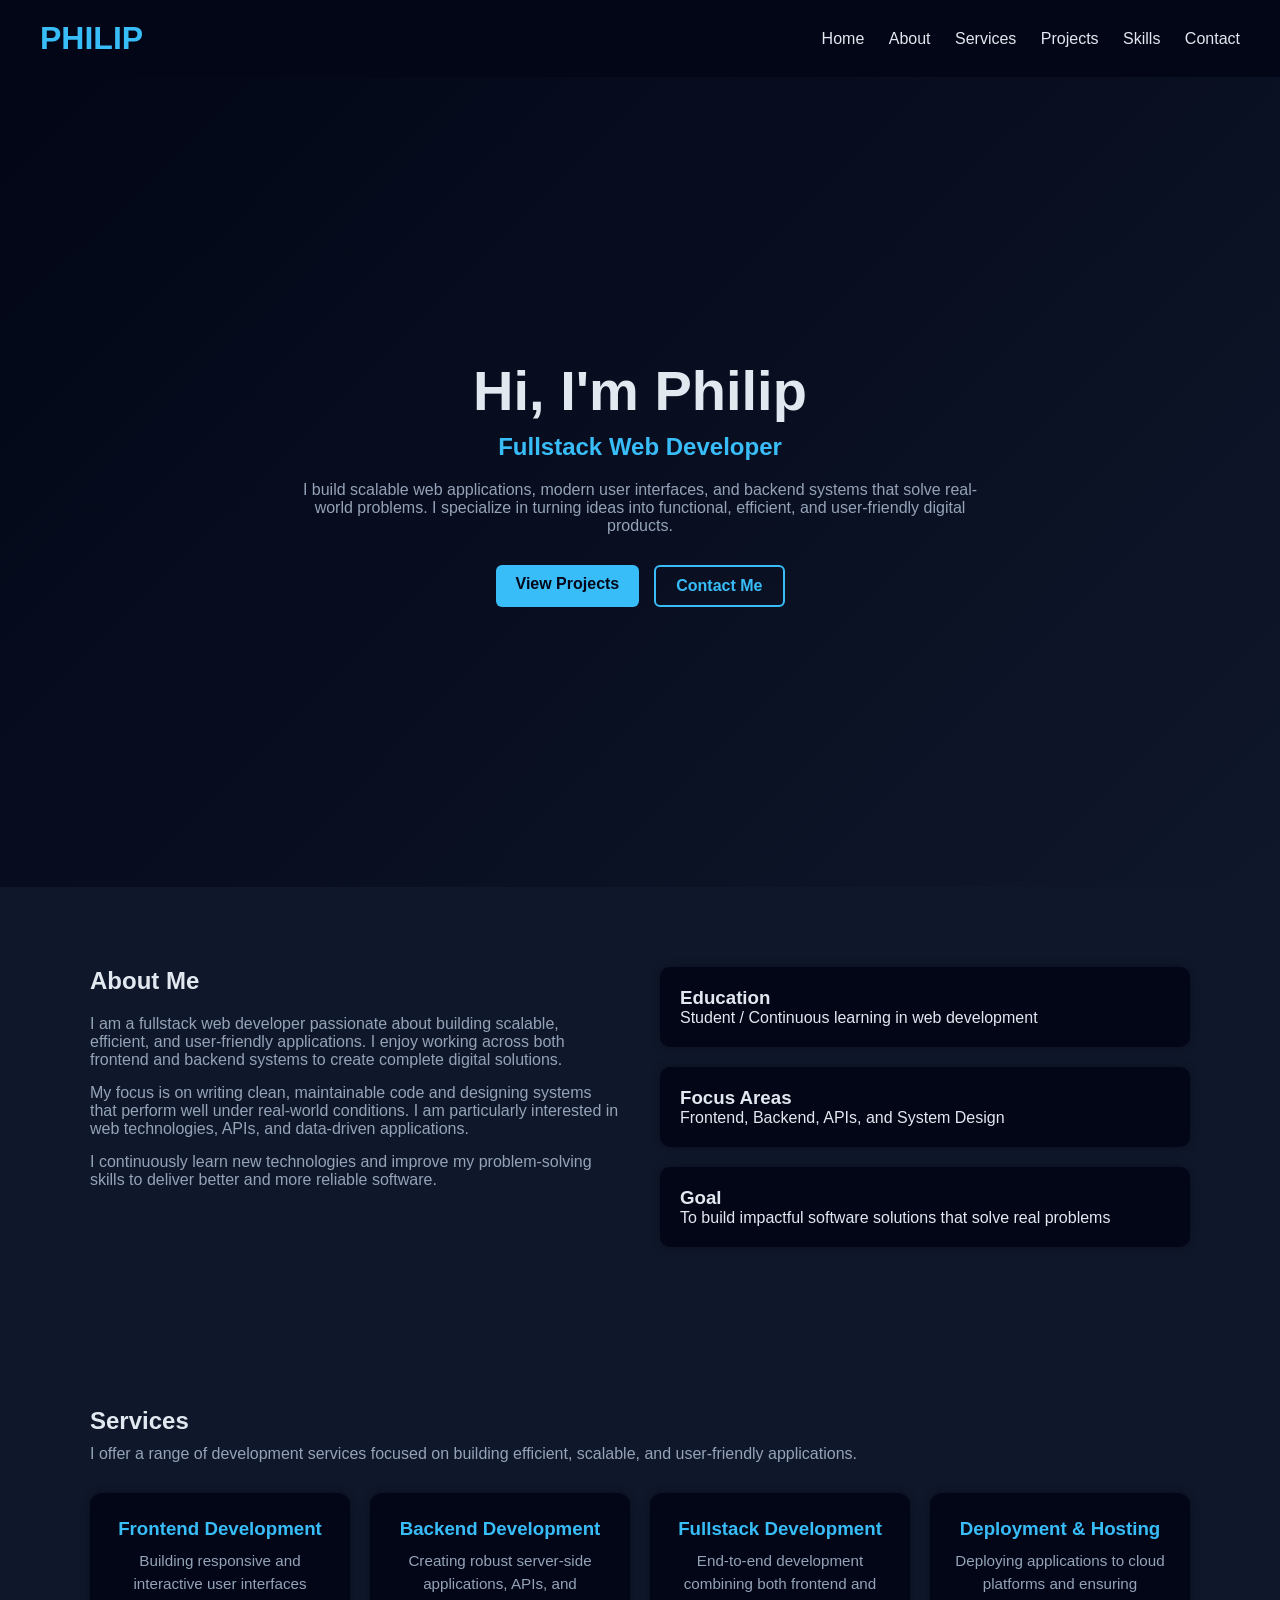
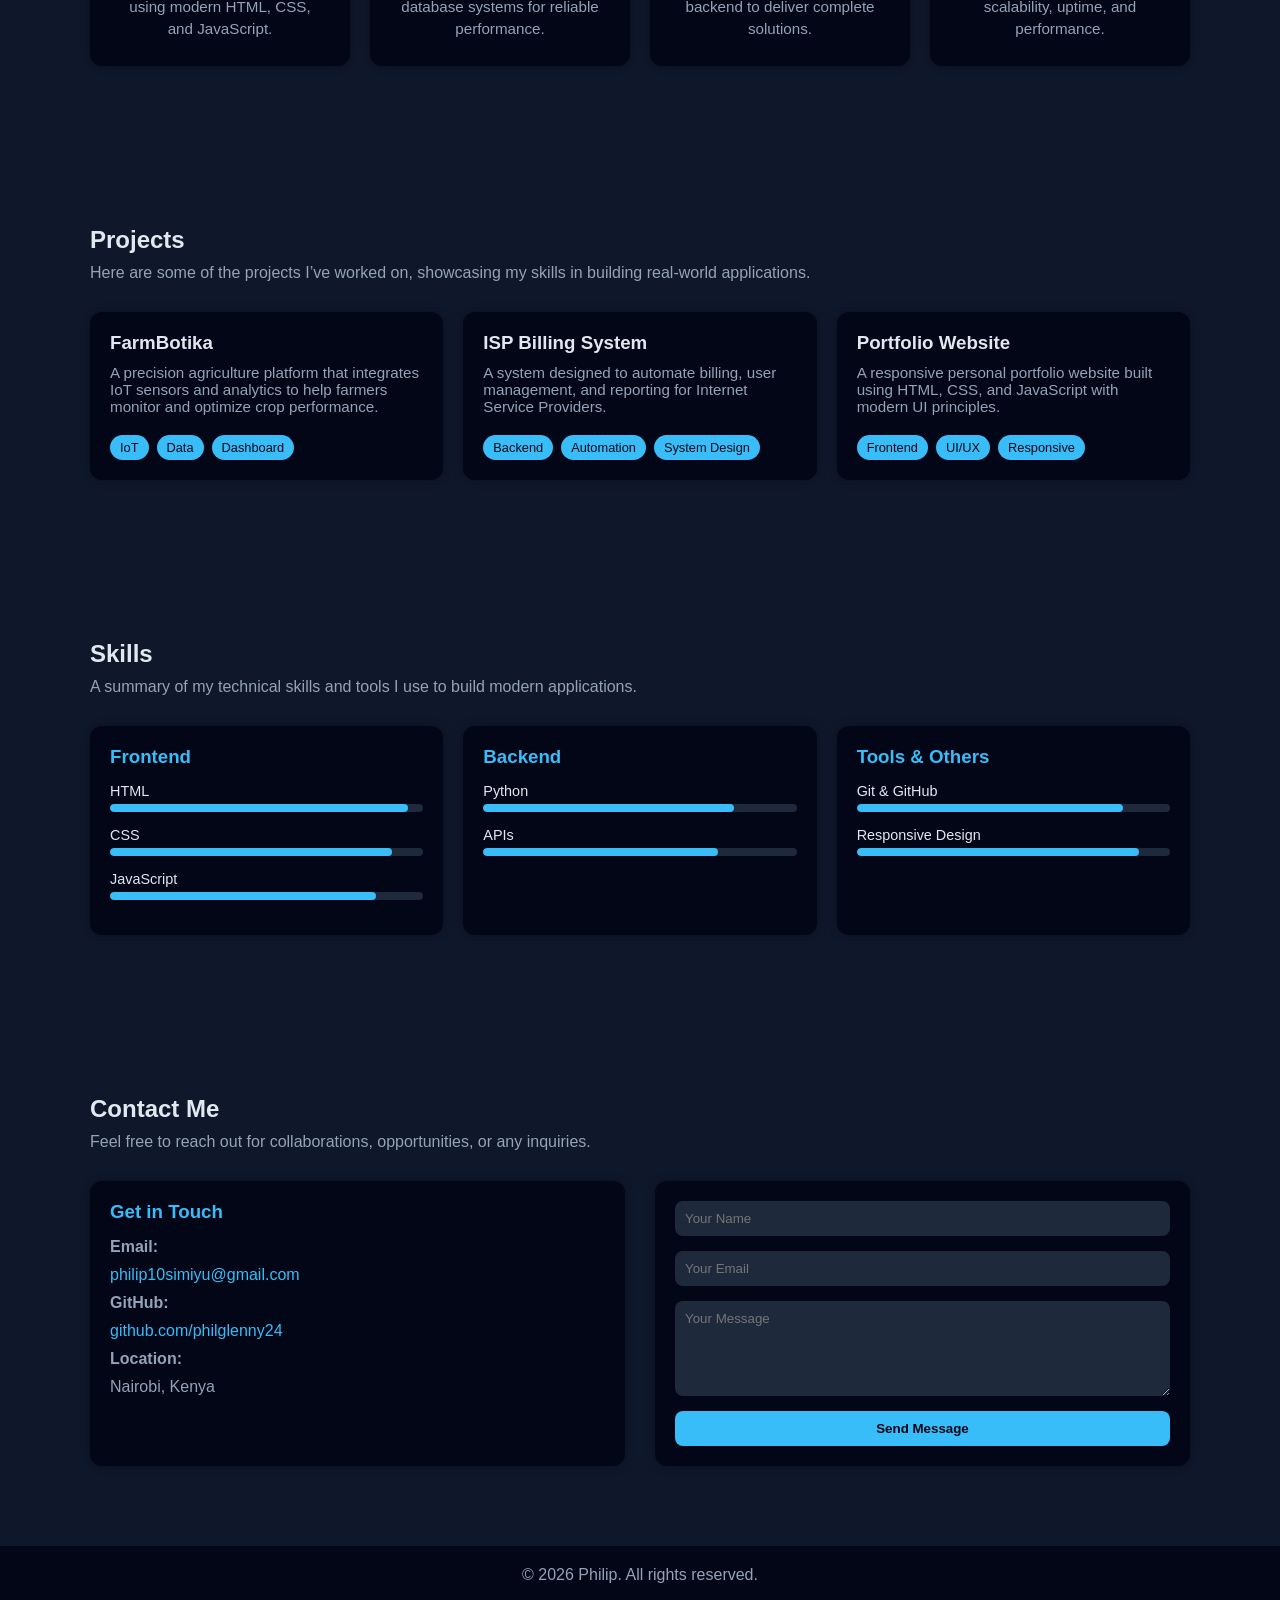
<file: index.html>
<!DOCTYPE html>
<html lang="en">
<head>
    <meta charset="UTF-8">
    <meta name="viewport" content="width=device-width, initial-scale=1.0">
    <title>Philip | Portfolio</title>
    <link rel="stylesheet" href="style.css">
</head>

<body>

<header class="header">
    <h1 class="logo">PHILIP</h1>

    <nav id="nav">
        <a href="#hero">Home</a>
        <a href="#about">About</a>
        <a href="#services">Services</a>
        <a href="#projects">Projects</a>
        <a href="#skills">Skills</a>
        <a href="#contact">Contact</a>
    </nav>

    <button class="menu-toggle" onclick="toggleMenu()">☰</button>
</header>

<!-- HERO -->
<section id="hero" class="section hero">
    <div class="container hero-content">
        
        <div class="hero-text">
            <h2>Hi, I'm Philip</h2>
            <h3>Fullstack Web Developer</h3>

            <p>
                I build scalable web applications, modern user interfaces, and backend systems
                that solve real-world problems. I specialize in turning ideas into functional,
                efficient, and user-friendly digital products.
            </p>

            <div class="hero-buttons">
                <a href="#projects" class="btn">View Projects</a>
                <a href="#contact" class="btn secondary">Contact Me</a>
            </div>
        </div>

    </div>
</section>
<!-- ABOUT -->
<section id="about" class="section">
    <div class="container about-container">

        <div class="about-text">
            <h2>About Me</h2>

            <p>
                I am a fullstack web developer passionate about building scalable,
                efficient, and user-friendly applications. I enjoy working across both
                frontend and backend systems to create complete digital solutions.
            </p>

            <p>
                My focus is on writing clean, maintainable code and designing systems
                that perform well under real-world conditions. I am particularly interested
                in web technologies, APIs, and data-driven applications.
            </p>

            <p>
                I continuously learn new technologies and improve my problem-solving skills
                to deliver better and more reliable software.
            </p>
        </div>

        <div class="about-info">
            <div class="info-card">
                <h3>Education</h3>
                <p>Student / Continuous learning in web development</p>
            </div>

            <div class="info-card">
                <h3>Focus Areas</h3>
                <p>Frontend, Backend, APIs, and System Design</p>
            </div>

            <div class="info-card">
                <h3>Goal</h3>
                <p>To build impactful software solutions that solve real problems</p>
            </div>
        </div>

    </div>
</section>

<!-- SERVICES -->
<section id="services" class="section">
    <div class="container">

        <h2>Services</h2>
        <p class="section-subtitle">
            I offer a range of development services focused on building efficient, scalable, and user-friendly applications.
        </p>

        <div class="grid services-grid">

            <div class="service-card">
                <h3>Frontend Development</h3>
                <p>
                    Building responsive and interactive user interfaces using modern HTML, CSS, and JavaScript.
                </p>
            </div>

            <div class="service-card">
                <h3>Backend Development</h3>
                <p>
                    Creating robust server-side applications, APIs, and database systems for reliable performance.
                </p>
            </div>

            <div class="service-card">
                <h3>Fullstack Development</h3>
                <p>
                    End-to-end development combining both frontend and backend to deliver complete solutions.
                </p>
            </div>

            <div class="service-card">
                <h3>Deployment & Hosting</h3>
                <p>
                    Deploying applications to cloud platforms and ensuring scalability, uptime, and performance.
                </p>
            </div>

        </div>

    </div>
</section>

<!-- PROJECTS -->
<section id="projects" class="section">
    <div class="container">

        <h2>Projects</h2>
        <p class="section-subtitle">
            Here are some of the projects I’ve worked on, showcasing my skills in building real-world applications.
        </p>

        <div class="grid projects-grid">

            <div class="project-card">
                <h3>FarmBotika</h3>
                <p class="project-description">
                    A precision agriculture platform that integrates IoT sensors and analytics
                    to help farmers monitor and optimize crop performance.
                </p>
                <div class="project-tags">
                    <span>IoT</span>
                    <span>Data</span>
                    <span>Dashboard</span>
                </div>
            </div>

            <div class="project-card">
                <h3>ISP Billing System</h3>
                <p class="project-description">
                    A system designed to automate billing, user management, and reporting for
                    Internet Service Providers.
                </p>
                <div class="project-tags">
                    <span>Backend</span>
                    <span>Automation</span>
                    <span>System Design</span>
                </div>
            </div>

            <div class="project-card">
                <h3>Portfolio Website</h3>
                <p class="project-description">
                    A responsive personal portfolio website built using HTML, CSS, and JavaScript
                    with modern UI principles.
                </p>
                <div class="project-tags">
                    <span>Frontend</span>
                    <span>UI/UX</span>
                    <span>Responsive</span>
                </div>
            </div>

        </div>

    </div>
</section>

<!-- SKILLS -->
<section id="skills" class="section">
    <div class="container">

        <h2>Skills</h2>
        <p class="section-subtitle">
            A summary of my technical skills and tools I use to build modern applications.
        </p>

        <div class="grid skills-grid">

            <div class="skill-card">
                <h3>Frontend</h3>

                <div class="skill">
                    <span>HTML</span>
                    <div class="bar"><div class="progress html"></div></div>
                </div>

                <div class="skill">
                    <span>CSS</span>
                    <div class="bar"><div class="progress css"></div></div>
                </div>

                <div class="skill">
                    <span>JavaScript</span>
                    <div class="bar"><div class="progress js"></div></div>
                </div>
            </div>

            <div class="skill-card">
                <h3>Backend</h3>

                <div class="skill">
                    <span>Python</span>
                    <div class="bar"><div class="progress python"></div></div>
                </div>

                <div class="skill">
                    <span>APIs</span>
                    <div class="bar"><div class="progress api"></div></div>
                </div>
            </div>

            <div class="skill-card">
                <h3>Tools & Others</h3>

                <div class="skill">
                    <span>Git & GitHub</span>
                    <div class="bar"><div class="progress git"></div></div>
                </div>

                <div class="skill">
                    <span>Responsive Design</span>
                    <div class="bar"><div class="progress responsive"></div></div>
                </div>
            </div>

        </div>

    </div>
</section>

<!-- CONTACT -->
<section id="contact" class="section">
    <div class="container">

        <h2>Contact Me</h2>
        <p class="section-subtitle">
            Feel free to reach out for collaborations, opportunities, or any inquiries.
        </p>

        <div class="contact-grid">

            <!-- Contact Info -->
            <div class="contact-info">
                <h3>Get in Touch</h3>

                <p><strong>Email:</strong></p>
                <p>
                    <a href="mailto:philip10simiyu@gmail.com">
                        philip10simiyu@gmail.com
                    </a>
                </p>

                <p><strong>GitHub:</strong></p>
                <p>
                    <a href="https://github.com/philglenny24" target="_blank">
                        github.com/philglenny24
                    </a>
                </p>

                <p><strong>Location:</strong></p>
                <p>Nairobi, Kenya</p>
            </div>

            <!-- Contact Form -->
            <form class="contact-form">
                <input type="text" placeholder="Your Name" required>
                <input type="email" placeholder="Your Email" required>
                <textarea placeholder="Your Message" rows="5" required></textarea>
                <button type="submit">Send Message</button>
            </form>

        </div>

    </div>
</section>

<footer class="footer">
    <p>&copy; 2026 Philip. All rights reserved.</p>
</footer>

<script>
function toggleMenu() {
    document.getElementById("nav").classList.toggle("active");
}
</script>

</body>
</html>
</file>
<file: style.css>
* {
    margin: 0;
    padding: 0;
    box-sizing: border-box;
    font-family: 'Segoe UI', sans-serif;
    scroll-behavior: smooth;
}

body {
    background: #0f172a;
    color: #e2e8f0;
}

/* HEADER */

.header {
    display: flex;
    justify-content: space-between;
    align-items: center;
    padding: 20px 40px;
    background: #020617;
    position: sticky;
    top: 0;
    z-index: 1000;
}

.logo {
    color: #38bdf8;
}

nav a {
    margin-left: 20px;
    text-decoration: none;
    color: #e2e8f0;
    transition: 0.3s;
}

nav a:hover {
    color: #38bdf8;
}

/* MOBILE MENU */

.menu-toggle {
    display: none;
    background: none;
    color: white;
    font-size: 24px;
    border: none;
}

/* SECTIONS */
.section {
    padding: 80px 40px;
}

.container {
    max-width: 1100px;
    margin: auto;
}

/* HERO SECTION*/

.hero {
    height: 90vh;
    display: flex;
    align-items: center;
    justify-content: center;
    text-align: center;
    background: linear-gradient(135deg, #020617, #0f172a);
}

.hero h2 {
    font-size: 3rem;
}

.hero p {
    margin: 10px 0 20px;
    color: #94a3b8;
}

.btn {
    background: #38bdf8;
    color: #020617;
    padding: 10px 20px;
    border-radius: 6px;
    text-decoration: none;
    font-weight: bold;
}

.hero-content {
    display: flex;
    align-items: center;
    justify-content: center;
}

.hero-text {
    max-width: 700px;
    text-align: center;
}

.hero-text h2 {
    font-size: 3.5rem;
    margin-bottom: 10px;
}

.hero-text h3 {
    font-size: 1.5rem;
    color: #38bdf8;
    margin-bottom: 20px;
}

.hero-text p {
    color: #94a3b8;
    margin-bottom: 30px;
}

/* Buttons */
.hero-buttons {
    display: flex;
    gap: 15px;
    justify-content: center;
    flex-wrap: wrap;
}

.btn.secondary {
    background: transparent;
    border: 2px solid #38bdf8;
    color: #38bdf8;
}

.btn.secondary:hover {
    background: #38bdf8;
    color: #020617;
}

/* ABOUT SECTION */

.about-container {
    display: grid;
    grid-template-columns: 1fr 1fr;
    gap: 40px;
    align-items: start;
}

.section-subtitle {
    color: #94a3b8;
    margin-top: 10px;
}

/* Text side */
.about-text h2 {
    margin-bottom: 20px;
}

.about-text p {
    margin-bottom: 15px;
    color: #94a3b8;
}

/* Info cards */
.about-info {
    display: flex;
    flex-direction: column;
    gap: 20px;
}

.info-card {
    background: #020617;
    padding: 20px;
    border-radius: 10px;
    box-shadow: 0 0 10px rgba(0,0,0,0.3);
    transition: 0.3s;
}

.info-card:hover {
    transform: translateY(-5px);
}

/* SERVICE SECTION */

.services-grid {
    margin-top: 30px;
}

/* Service card */
.service-card {
    background: #020617;
    padding: 25px;
    border-radius: 12px;
    text-align: center;
    transition: 0.3s;
    box-shadow: 0 0 10px rgba(0,0,0,0.3);
}

.service-card:hover {
    transform: translateY(-8px);
    box-shadow: 0 0 20px rgba(56,189,248,0.2);
}

/* Icon */
.service-card .icon {
    font-size: 2rem;
    margin-bottom: 10px;
}

/* Title */
.service-card h3 {
    margin-bottom: 10px;
    color: #38bdf8;
}

/* Text */
.service-card p {
    color: #94a3b8;
    font-size: 0.95rem;
    line-height: 1.5;
}

/* PROJECT SECTION */

.project-card {
    background: #020617;
    padding: 20px;
    border-radius: 12px;
    transition: 0.3s;
    box-shadow: 0 0 10px rgba(0,0,0,0.3);
    display: flex;
    flex-direction: column;
    gap: 10px;
}

.project-card:hover {
    transform: translateY(-8px);
    box-shadow: 0 0 20px rgba(56,189,248,0.2);
}

.project-description {
    color: #94a3b8;
    font-size: 0.95rem;
}

/* Tags */
.project-tags {
    display: flex;
    flex-wrap: wrap;
    gap: 8px;
    margin-top: 10px;
}

.project-tags span {
    background: #38bdf8;
    color: #020617;
    padding: 5px 10px;
    border-radius: 20px;
    font-size: 0.8rem;
}

/* Optional: better spacing */
.projects-grid {
    margin-top: 30px;
}

/*SKILL SECTION*/

.skills-grid {
    margin-top: 30px;
}

.skill-card {
    background: #020617;
    padding: 20px;
    border-radius: 12px;
    box-shadow: 0 0 10px rgba(0,0,0,0.3);
    transition: 0.3s;
}

.skill-card:hover {
    transform: translateY(-5px);
}

.skill-card h3 {
    margin-bottom: 15px;
    color: #38bdf8;
}

.skills {
    display: flex;
    flex-wrap: wrap;
    gap: 10px;
    margin-top: 20px;
}

.skills span {
    background: #38bdf8;
    color: #020617;
    padding: 8px 14px;
    border-radius: 20px;
}

/* Individual skill */
.skill {
    margin-bottom: 15px;
}

.skill span {
    display: block;
    margin-bottom: 5px;
    font-size: 0.9rem;
}

/* Progress bar */
.bar {
    width: 100%;
    height: 8px;
    background: #1e293b;
    border-radius: 10px;
    overflow: hidden;
}

.progress {
    height: 100%;
    background: #38bdf8;
    border-radius: 10px;
}

/* Progress levels */
.html { width: 95%; }
.css { width: 90%; }
.js { width: 85%; }
.python { width: 80%; }
.api { width: 75%; }
.git { width: 85%; }
.responsive { width: 90%; }

/* CONTACT SECTION */

.contact-grid {
    display: grid;
    grid-template-columns: 1fr 1fr;
    gap: 30px;
    margin-top: 30px;
}

/* Contact Info */
.contact-info {
    background: #020617;
    padding: 20px;
    border-radius: 12px;
    box-shadow: 0 0 10px rgba(0,0,0,0.3);
}

.contact-info h3 {
    margin-bottom: 15px;
    color: #38bdf8;
}

.contact-info p {
    margin-bottom: 10px;
    color: #94a3b8;
}

.contact-info a {
    color: #38bdf8;
    text-decoration: none;
}

.contact-info a:hover {
    text-decoration: underline;
}

/* Form */
.contact-form {
    display: flex;
    flex-direction: column;
    gap: 15px;
    background: #020617;
    padding: 20px;
    border-radius: 12px;
    box-shadow: 0 0 10px rgba(0,0,0,0.3);
}

.contact-form input,
.contact-form textarea {
    padding: 10px;
    border-radius: 8px;
    border: none;
    outline: none;
    background: #1e293b;
    color: #fff;
}

.contact-form button {
    padding: 10px;
    border: none;
    border-radius: 8px;
    background: #38bdf8;
    color: #020617;
    cursor: pointer;
    font-weight: bold;
    transition: 0.3s;
}

.contact-form button:hover {
    background: #0ea5e9;
}

/* Responsive */
@media (max-width: 768px) {
    .contact-grid {
        grid-template-columns: 1fr;
    }
}

/* Responsive */
@media (max-width: 768px) {
    .about-container {
        grid-template-columns: 1fr;
    }
}


/* GRID */
.grid {
    display: grid;
    grid-template-columns: repeat(auto-fit, minmax(250px, 1fr));
    gap: 20px;
    margin-top: 30px;
}

/* CARDS */
.card {
    background: #020617;
    padding: 20px;
    border-radius: 12px;
    box-shadow: 0 0 15px rgba(0,0,0,0.3);
    transition: 0.3s;
}

.card:hover {
    transform: translateY(-5px);
}

/* CONTACT LINKS */

a {
    color: #38bdf8;
}

/* FOOTER */

.footer {
    text-align: center;
    padding: 20px;
    background: #020617;
    color: #94a3b8;
}

/* RESPONSIVE */

@media (max-width: 768px) {
    nav {
        display: none;
        flex-direction: column;
        background: #020617;
        position: absolute;
        top: 70px;
        right: 0;
        width: 200px;
        padding: 10px;
    }

    nav.active {
        display: flex;
    }

    .menu-toggle {
        display: block;
    }
}
</file>
